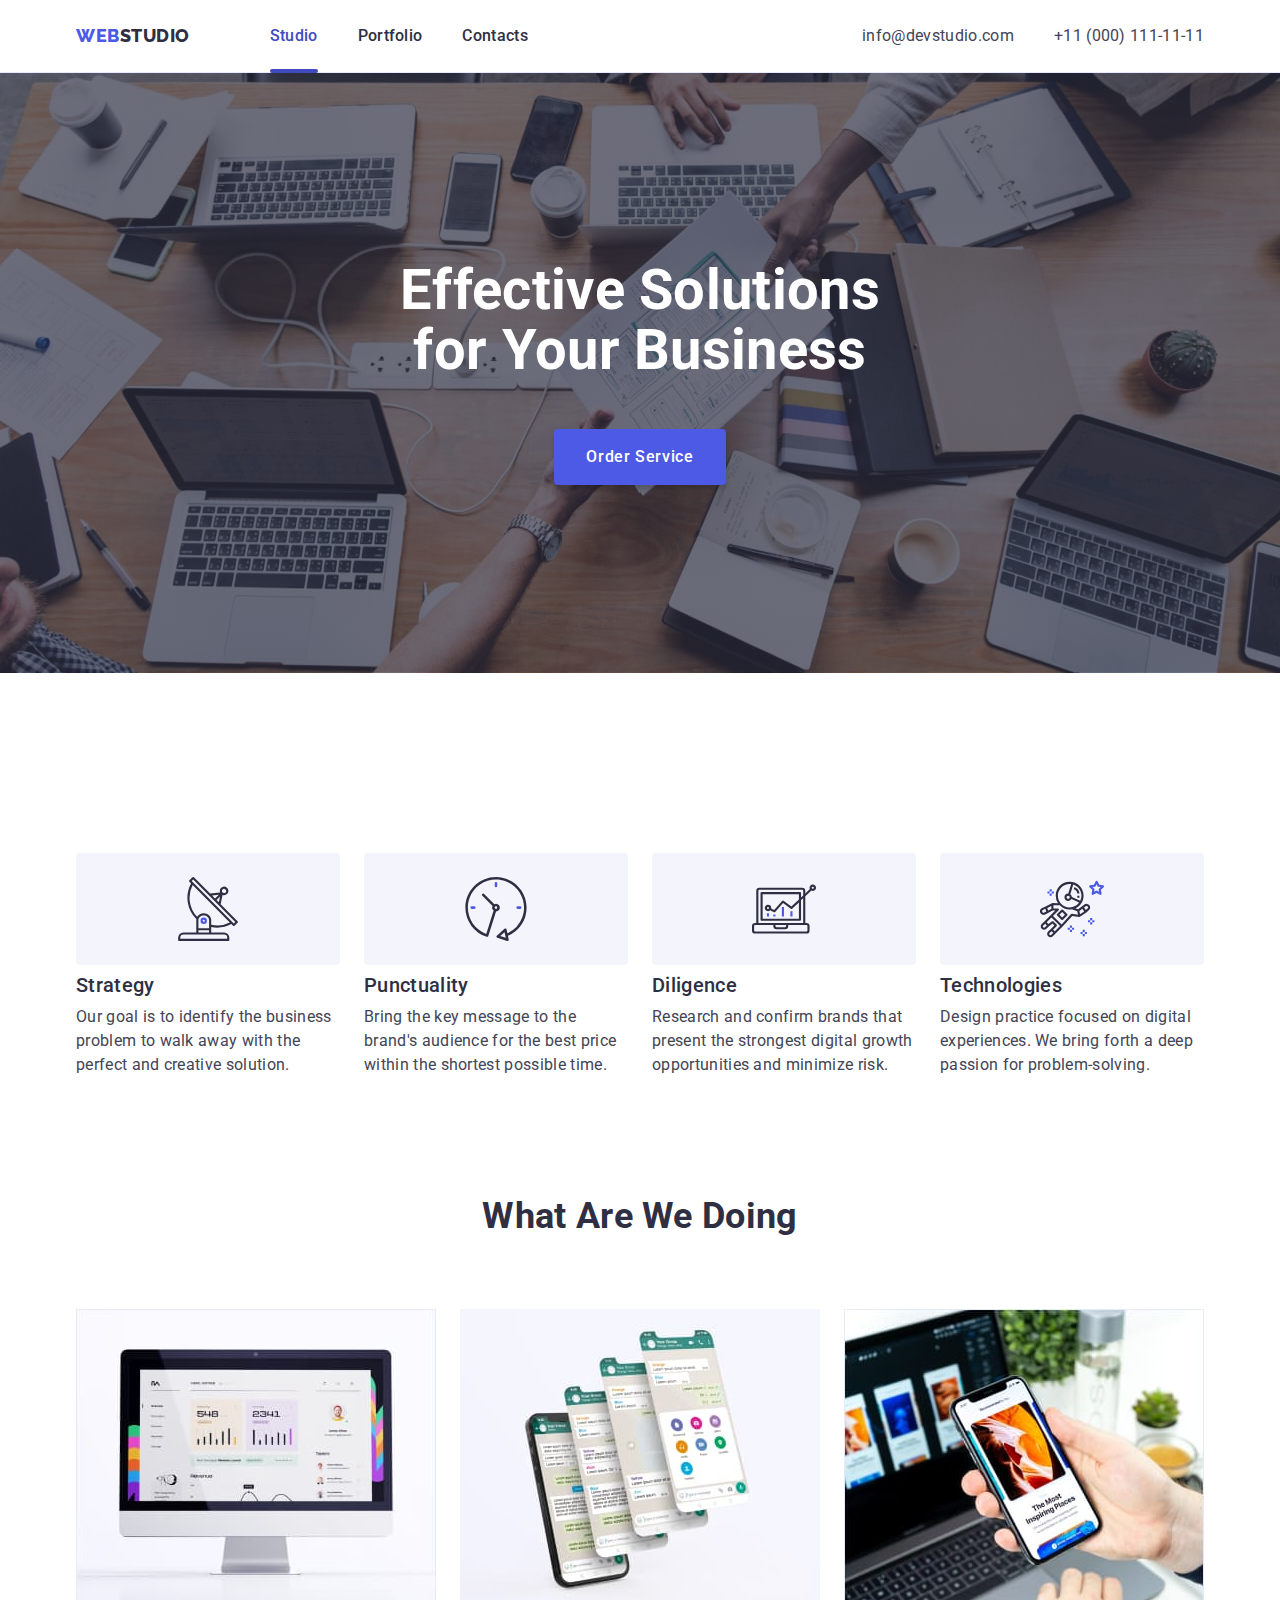
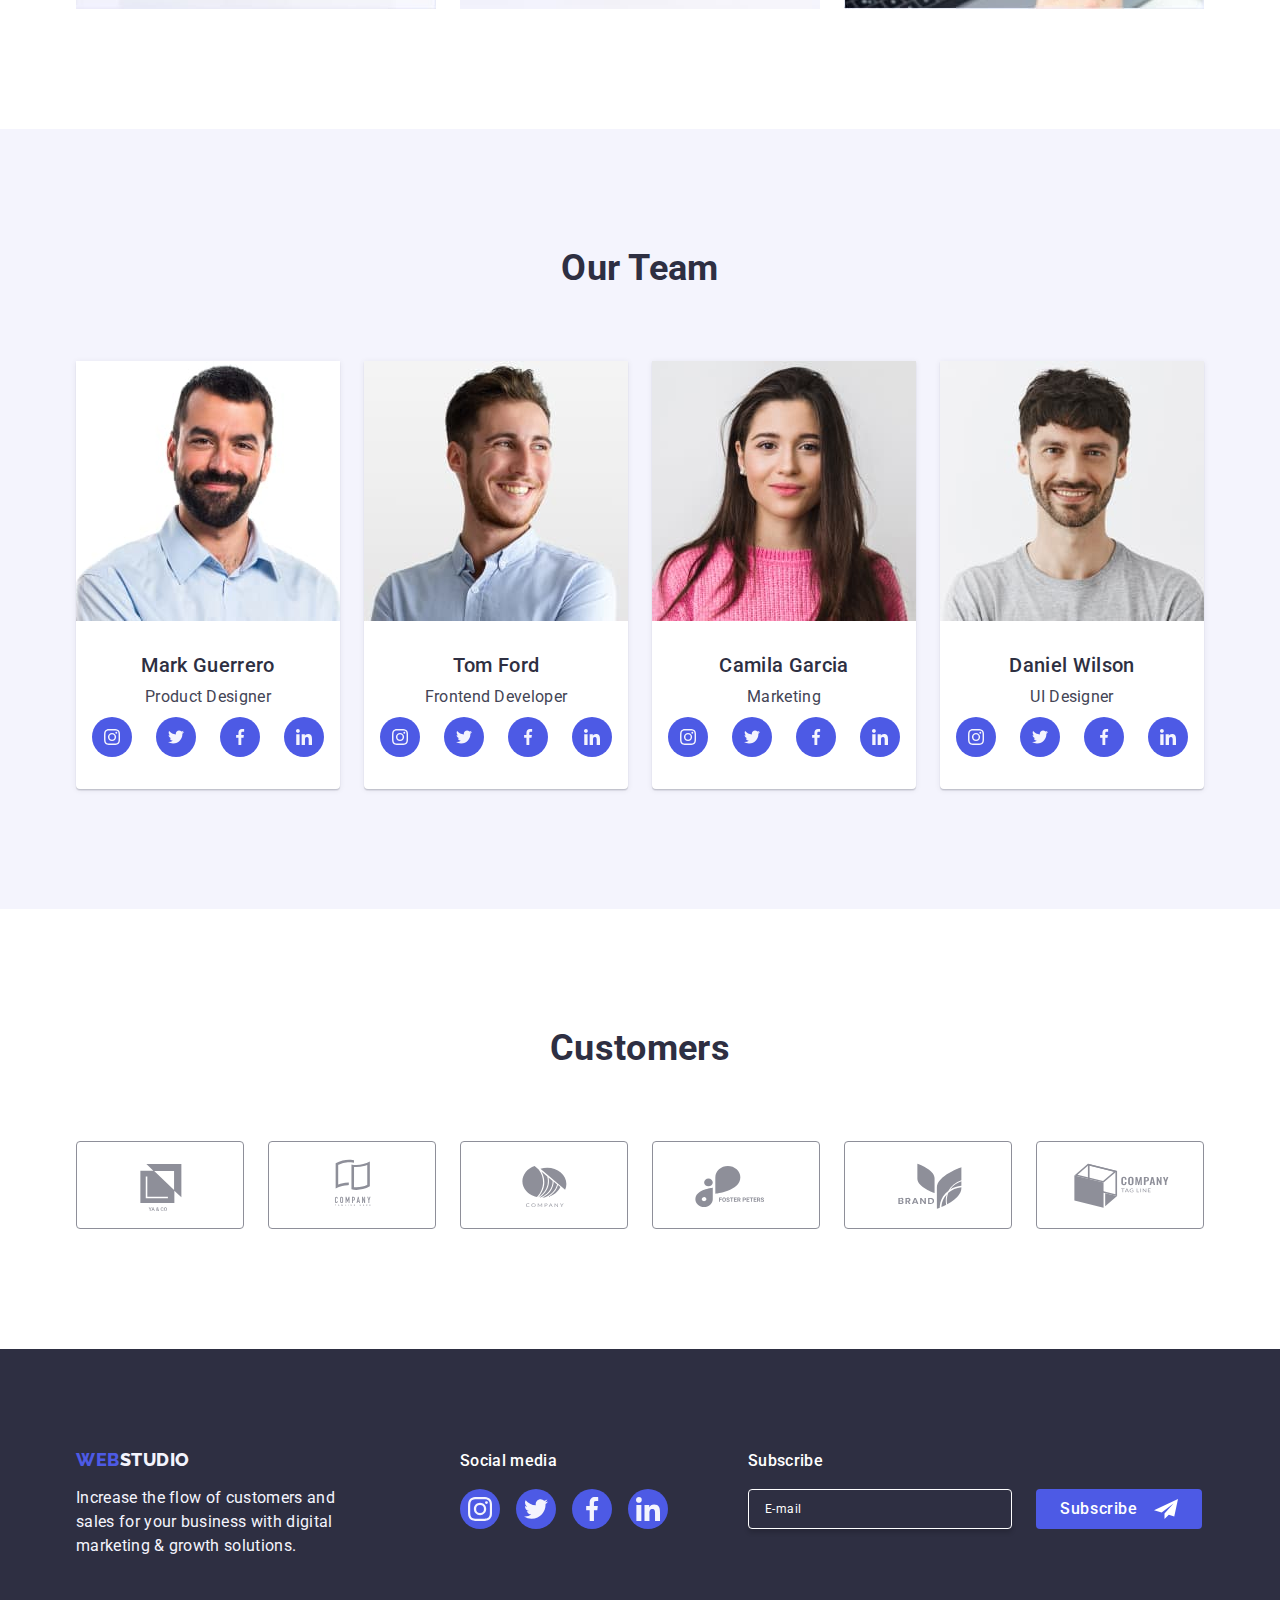
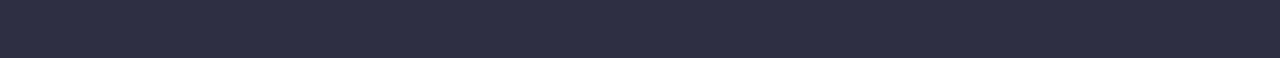
<file: index.html>
<!DOCTYPE html>
<html lang="en">
  <head>
    <meta charset="UTF-8" />
    <meta name="viewport" content="width=device-width, initial-scale=1.0" />
    <meta name="description" content="Web design studio" />
    <title>Web Studio</title>
    <link rel="preconnect" href="https://fonts.googleapis.com" />
    <link rel="preconnect" href="https://fonts.gstatic.com" crossorigin />
    <link
      href="https://fonts.googleapis.com/css2?family=Raleway:wght@800&family=Roboto:wght@400;500;700&display=swap"
      rel="stylesheet"
    />
    <link
      rel="stylesheet"
      href="https://cdn.jsdelivr.net/npm/modern-normalize@2.0.0/modern-normalize.min.css"
    />
    <link rel="stylesheet" href="./css/styles.css" />
  </head>
  <body>
    <!-- HEADER -->
    <header class="page-header">
      <div class="container page-header-container">
        <nav class="header-nav">
          <a class="logotype link" href="./index.html">
            Web<span class="header-logo-color">Studio</span>
          </a>
          <ul class="nav-menu list">
            <li class="nav-menu-item">
              <a class="nav-menu-link link current" href="./index.html"
                >Studio</a
              >
            </li>
            <li class="nav-menu-item">
              <a class="nav-menu-link link" href="./portfolio.html"
                >Portfolio</a
              >
            </li>
            <li class="nav-menu-item">
              <a class="nav-menu-link link" href="">Contacts</a>
            </li>
          </ul>
        </nav>
        <address class="contacts">
          <ul class="contacts-list list">
            <li>
              <a class="contacts-link link" href="mailto:info@devstudio.com"
                >info@devstudio.com</a
              >
            </li>
            <li>
              <a class="contacts-link link" href="tel:+110001111111"
                >+11 (000) 111-11-11</a
              >
            </li>
          </ul>
        </address>
      </div>
    </header>

    <main>
      <!-- HERO -->
      <section class="hero">
        <div class="container hero-container">
          <h1 class="hero-title">Effective Solutions for Your Business</h1>
          <button class="hero-btn" type="button" data-modal-open>
            Order Service
          </button>
        </div>
      </section>
      <!-- BENEFITS -->
      <section class="benefits section">
        <div class="container">
          <h2 class="section-title visually-hidden">Our benefits</h2>
          <ul class="benefits-list list">
            <li class="benefits-list-item">
              <div class="benefits-icon-conteiner">
                <svg
                  class="benefits-icon"
                  width="64"
                  height="64"
                  aria-label="antenna icon"
                >
                  <use href="./images/icons.svg#icon-antenna"></use>
                </svg>
              </div>
              <h3 class="benefits-list-title">Strategy</h3>
              <p class="benefits-text">
                Our goal is to identify the business problem to walk away with
                the perfect and creative solution.
              </p>
            </li>
            <li class="benefits-list-item">
              <div class="benefits-icon-conteiner">
                <svg
                  class="benefits-icon"
                  width="64"
                  height="64"
                  aria-label="antenna icon"
                >
                  <use href="./images/icons.svg#icon-clock"></use>
                </svg>
              </div>
              <h3 class="benefits-list-title">Punctuality</h3>
              <p class="benefits-text">
                Bring the key message to the brand's audience for the best price
                within the shortest possible time.
              </p>
            </li>
            <li class="benefits-list-item">
              <div class="benefits-icon-conteiner">
                <svg
                  class="benefits-icon"
                  width="64"
                  height="64"
                  aria-label="antenna icon"
                >
                  <use href="./images/icons.svg#icon-diagram"></use>
                </svg>
              </div>
              <h3 class="benefits-list-title">Diligence</h3>
              <p class="benefits-text">
                Research and confirm brands that present the strongest digital
                growth opportunities and minimize risk.
              </p>
            </li>
            <li class="benefits-list-item">
              <div class="benefits-icon-conteiner">
                <svg
                  class="benefits-icon"
                  width="64"
                  height="64"
                  aria-label="antenna icon"
                >
                  <use href="./images/icons.svg#icon-astronaut"></use>
                </svg>
              </div>
              <h3 class="benefits-list-title">Technologies</h3>
              <p class="benefits-text">
                Design practice focused on digital experiences. We bring forth a
                deep passion for problem-solving.
              </p>
            </li>
          </ul>
        </div>
      </section>
      <!-- WHAT ARE WE DOING -->
      <section class="what-doing section">
        <div class="container">
          <h2 class="section-title">What are we doing</h2>
          <ul class="what-doing-list list">
            <li class="what-doing-list-item">
              <img
                src="./images/what-do/whatdo1.jpg"
                alt="monitor"
                width="360"
                height="300"
              />
            </li>
            <li class="what-doing-list-item">
              <img
                src="./images/what-do/whatdo2.jpg"
                alt="mobile phone"
                width="360"
                height="300"
              />
            </li>
            <li class="what-doing-list-item">
              <img
                src="./images/what-do/whatdo3.jpg"
                alt="laptop and mobile"
                width="360"
                height="300"
              />
            </li>
          </ul>
        </div>
      </section>
      <!-- OUR TEAM -->
      <section class="our-team section">
        <div class="container">
          <h2 class="section-title">Our Team</h2>
          <ul class="team-list list">
            <li class="team-list-item">
              <img
                src="./images/our-team/mark-guerrero.jpg"
                alt="man Mark Guerrero"
                width="264"
                height="260"
              />
              <div class="member-container">
                <h3 class="team-member-name">Mark Guerrero</h3>
                <p class="team-position">Product Designer</p>
                <ul class="team-social-list list">
                  <li class="team-social-item">
                    <a href="" class="team-social-link link">
                      <svg
                        class="team-social-icon"
                        width="16"
                        height="16"
                        aria-label="instagram logotype"
                      >
                        <use href="./images/icons.svg#icon-instagram"></use>
                      </svg>
                    </a>
                  </li>
                  <li class="team-social-item">
                    <a href="" class="team-social-link link">
                      <svg
                        class="team-social-icon"
                        width="16"
                        height="16"
                        aria-label="instagram logotype"
                      >
                        <use href="./images/icons.svg#icon-twitter"></use>
                      </svg>
                    </a>
                  </li>
                  <li class="team-social-item">
                    <a href="" class="team-social-link link">
                      <svg
                        class="team-social-icon"
                        width="16"
                        height="16"
                        aria-label="instagram logotype"
                      >
                        <use href="./images/icons.svg#icon-facebook"></use>
                      </svg>
                    </a>
                  </li>
                  <li class="team-social-item">
                    <a href="" class="team-social-link link">
                      <svg
                        class="team-social-icon"
                        width="16"
                        height="16"
                        aria-label="instagram logotype"
                      >
                        <use href="./images/icons.svg#icon-linkedin"></use>
                      </svg>
                    </a>
                  </li>
                </ul>
              </div>
            </li>
            <li class="team-list-item">
              <img
                src="./images/our-team/tom-ford.jpg"
                alt="man Tom Ford"
                width="264"
                height="260"
              />
              <div class="member-container">
                <h3 class="team-member-name">Tom Ford</h3>
                <p class="team-position">Frontend Developer</p>
                <ul class="team-social-list list">
                  <li class="team-social-item">
                    <a href="" class="team-social-link link">
                      <svg
                        class="team-social-icon"
                        width="16"
                        height="16"
                        aria-label="instagram logotype"
                      >
                        <use href="./images/icons.svg#icon-instagram"></use>
                      </svg>
                    </a>
                  </li>
                  <li class="team-social-item">
                    <a href="" class="team-social-link link">
                      <svg
                        class="team-social-icon"
                        width="16"
                        height="16"
                        aria-label="instagram logotype"
                      >
                        <use href="./images/icons.svg#icon-twitter"></use>
                      </svg>
                    </a>
                  </li>
                  <li class="team-social-item">
                    <a href="" class="team-social-link link">
                      <svg
                        class="team-social-icon"
                        width="16"
                        height="16"
                        aria-label="instagram logotype"
                      >
                        <use href="./images/icons.svg#icon-facebook"></use>
                      </svg>
                    </a>
                  </li>
                  <li class="team-social-item">
                    <a href="" class="team-social-link link">
                      <svg
                        class="team-social-icon"
                        width="16"
                        height="16"
                        aria-label="instagram logotype"
                      >
                        <use href="./images/icons.svg#icon-linkedin"></use>
                      </svg>
                    </a>
                  </li>
                </ul>
              </div>
            </li>
            <li class="team-list-item">
              <img
                src="./images/our-team/camila-garcia.jpg"
                alt="woman Camila Garcia"
                width="264"
                height="260"
              />
              <div class="member-container">
                <h3 class="team-member-name">Camila Garcia</h3>
                <p class="team-position">Marketing</p>
                <ul class="team-social-list list">
                  <li class="team-social-item">
                    <a href="" class="team-social-link link">
                      <svg
                        class="team-social-icon"
                        width="16"
                        height="16"
                        aria-label="instagram logotype"
                      >
                        <use href="./images/icons.svg#icon-instagram"></use>
                      </svg>
                    </a>
                  </li>
                  <li class="team-social-item">
                    <a href="" class="team-social-link link">
                      <svg
                        class="team-social-icon"
                        width="16"
                        height="16"
                        aria-label="instagram logotype"
                      >
                        <use href="./images/icons.svg#icon-twitter"></use>
                      </svg>
                    </a>
                  </li>
                  <li class="team-social-item">
                    <a href="" class="team-social-link link">
                      <svg
                        class="team-social-icon"
                        width="16"
                        height="16"
                        aria-label="instagram logotype"
                      >
                        <use href="./images/icons.svg#icon-facebook"></use>
                      </svg>
                    </a>
                  </li>
                  <li class="team-social-item">
                    <a href="" class="team-social-link link">
                      <svg
                        class="team-social-icon"
                        width="16"
                        height="16"
                        aria-label="instagram logotype"
                      >
                        <use href="./images/icons.svg#icon-linkedin"></use>
                      </svg>
                    </a>
                  </li>
                </ul>
              </div>
            </li>
            <li class="team-list-item">
              <img
                src="./images/our-team/daniel-wilson.jpg"
                alt="man Daniel Wilson"
                width="264"
                height="260"
              />
              <div class="member-container">
                <h3 class="team-member-name">Daniel Wilson</h3>
                <p class="team-position">UI Designer</p>
                <ul class="team-social-list list">
                  <li class="team-social-item">
                    <a href="" class="team-social-link link">
                      <svg
                        class="team-social-icon"
                        width="16"
                        height="16"
                        aria-label="instagram logotype"
                      >
                        <use href="./images/icons.svg#icon-instagram"></use>
                      </svg>
                    </a>
                  </li>
                  <li class="team-social-item">
                    <a href="" class="team-social-link link">
                      <svg
                        class="team-social-icon"
                        width="16"
                        height="16"
                        aria-label="instagram logotype"
                      >
                        <use href="./images/icons.svg#icon-twitter"></use>
                      </svg>
                    </a>
                  </li>
                  <li class="team-social-item">
                    <a href="" class="team-social-link link">
                      <svg
                        class="team-social-icon"
                        width="16"
                        height="16"
                        aria-label="instagram logotype"
                      >
                        <use href="./images/icons.svg#icon-facebook"></use>
                      </svg>
                    </a>
                  </li>
                  <li class="team-social-item">
                    <a href="" class="team-social-link link">
                      <svg
                        class="team-social-icon"
                        width="16"
                        height="16"
                        aria-label="instagram logotype"
                      >
                        <use href="./images/icons.svg#icon-linkedin"></use>
                      </svg>
                    </a>
                  </li>
                </ul>
              </div>
            </li>
          </ul>
        </div>
      </section>
      <!-- CUSTOMERS -->
      <section class="customers section">
        <div class="container">
          <h2 class="section-title">Customers</h2>
          <ul class="customers-menu list">
            <li class="customers-item">
              <a href="" class="customers-link link">
                <svg
                  class="customers-logo"
                  width="104"
                  height="56"
                  aria-label="ya&co company`s logotype"
                >
                  <use href="./images/icons.svg#icon-ya-and-co"></use>
                </svg>
              </a>
            </li>
            <li class="customers-item">
              <a href="" class="customers-link link">
                <svg
                  class="customers-logo"
                  width="104"
                  height="56"
                  aria-label="ya&co company`s logotype"
                >
                  <use href="./images/icons.svg#icon-tagline-here"></use>
                </svg>
              </a>
            </li>
            <li class="customers-item">
              <a href="" class="customers-link link">
                <svg
                  class="customers-logo"
                  width="104"
                  height="56"
                  aria-label="ya&co company`s logotype"
                >
                  <use href="./images/icons.svg#icon-company"></use>
                </svg>
              </a>
            </li>
            <li class="customers-item">
              <a href="" class="customers-link link">
                <svg
                  class="customers-logo"
                  width="104"
                  height="56"
                  aria-label="ya&co company`s logotype"
                >
                  <use href="./images/icons.svg#icon-foster-peters"></use>
                </svg>
              </a>
            </li>
            <li class="customers-item">
              <a href="" class="customers-link link">
                <svg
                  class="customers-logo"
                  width="104"
                  height="56"
                  aria-label="ya&co company`s logotype"
                >
                  <use href="./images/icons.svg#icon-brand"></use>
                </svg>
              </a>
            </li>
            <li class="customers-item">
              <a href="" class="customers-link link">
                <svg
                  class="customers-logo"
                  width="104"
                  height="56"
                  aria-label="ya&co company`s logotype"
                >
                  <use href="./images/icons.svg#icon-tag-line"></use>
                </svg>
              </a>
            </li>
          </ul>
        </div>
      </section>
    </main>
    <!-- FOOTER -->
    <footer class="page-footer">
      <div class="footer-container container">
        <div class="footer-info-conteiner">
          <a class="logotype link footer-logo" href="./index.html">
            Web<span class="footer-logo-color">Studio</span>
          </a>
          <p class="footer-text">
            Increase the flow of customers and sales for your business with
            digital marketing & growth solutions.
          </p>
        </div>
        <div class="footer-social-media-conteiner">
          <p class="footer-social-title">Social media</p>
          <ul class="footer-social-list list">
            <li class="footer-social-item">
              <a href="" class="footer-social-link">
                <svg
                  class="footer-social-icon"
                  width="24"
                  height="24"
                  aria-label="instagram logotype"
                >
                  <use href="./images/icons.svg#icon-instagram"></use>
                </svg>
              </a>
            </li>
            <li class="footer-social-item">
              <a href="" class="footer-social-link">
                <svg
                  class="footer-social-icon"
                  width="24"
                  height="24"
                  aria-label="instagram logotype"
                >
                  <use href="./images/icons.svg#icon-twitter"></use>
                </svg>
              </a>
            </li>
            <li class="footer-social-item">
              <a href="" class="footer-social-link">
                <svg
                  class="footer-social-icon"
                  width="24"
                  height="24"
                  aria-label="instagram logotype"
                >
                  <use href="./images/icons.svg#icon-facebook"></use>
                </svg>
              </a>
            </li>
            <li class="footer-social-item">
              <a href="" class="footer-social-link">
                <svg
                  class="footer-social-icon"
                  width="24"
                  height="24"
                  aria-label="instagram logotype"
                >
                  <use href="./images/icons.svg#icon-linkedin"></use>
                </svg>
              </a>
            </li>
          </ul>
        </div>
        <div class="footer-subscribe-container">
          <p class="footer-subscribe-desc">Subscribe</p>
          <form class="footer-subscribe-form">
            <label class="footer-subscribe">
              <input
                class="footer-subscribe-input"
                type="email"
                name="user-email"
                placeholder="E-mail"
                id="subscribe"
                required
              />
            </label>
            <button class="footer-subscribe-btn" type="submit">
              Subscribe
              <svg class="footer-subscribe-btn-icon" width="24" height="24">
                <use href="./images/icons.svg#icon-send"></use>
              </svg>
            </button>
          </form>
        </div>
      </div>
    </footer>

    <!-- BACKDROP WITH MODAL WINDOW -->
    <div class="backdrop is-hidden" data-modal>
      <!-- <div class="backdrop" data-modal></div> -->
      <div class="modal">
        <button type="button" class="close-btn" data-modal-close>
          <svg
            class="close-btn-icon"
            width="8"
            height="8"
            aria-label="Modal window close icon"
          >
            <use href="./images/icons.svg#icon-clouse"></use>
          </svg>
        </button>

        <!-- FORM ON MODAL WINDOW -->
        <p class="review-form-description">
          Leave your contacts and we will call you back
        </p>
        <form class="review-form">
          <div class="review-form-inputs-conteiner">
            <label class="review-form-field" for="user-name">Name</label>
            <div class="review-form-input-wrapper">
              <input
                class="review-form-input"
                type="text"
                name="user-name"
                pattern="[a-zA-Zа-яА-ЯіІїЇєЄґҐʼ\s]+"
                title="Andrii Saliakin"
                required
                id="user-name"
              />
              <svg class="review-form-input-icon" width="18" height="24">
                <use href="./images/icons.svg#icon-person"></use>
              </svg>
            </div>
          </div>
          <div class="review-form-inputs-conteiner">
            <label class="review-form-field" for="user-phone">Phone</label>
            <div class="review-form-input-wrapper">
              <input
                class="review-form-input"
                type="tel"
                name="user-phone"
                pattern="[0-9]{3}-[0-9]{3}-[0-9]{2}-[0-9]{2}"
                title="xxx-xxx-xx-xx"
                required
                id="user-phone"
              />
              <svg class="review-form-input-icon" width="18" height="24">
                <use href="./images/icons.svg#icon-phone"></use>
              </svg>
            </div>
          </div>
          <div class="review-form-inputs-conteiner">
            <label class="review-form-field" for="user-email">Email</label>
            <div class="review-form-input-wrapper">
              <input
                class="review-form-input"
                type="email"
                name="user-email"
                required
                id="user-email"
              />
              <svg class="review-form-input-icon" width="18" height="24">
                <use href="./images/icons.svg#icon-email"></use>
              </svg>
            </div>
          </div>
          <div class="review-form-comment-conteiner">
            <label class="review-form-field" for="user-comment">Comment</label>
            <textarea
              class="review-form-comment"
              name="user-comment"
              placeholder="Text input"
              id="user-comment"
            ></textarea>
          </div>
          <div class="review-form-checkbox-conteiner">
            <input
              class="review-form-checkbox visually-hidden"
              type="checkbox"
              name="user-privacy"
              value="true"
              required
              id="user-privacy"
            />
            <label class="review-form-checkbox-label" for="user-privacy">
              <span class="review-form-own-checkbox-conteiner">
                <svg class="review-form-own-checkbox" width="10" height="8">
                  <use href="./images/icons.svg#icon-check"></use>
                </svg> </span
              >I accept the terms and conditions of the
              <a class="review-form-policy-link" href="">Privacy Policy</a>
            </label>
          </div>
          <button class="review-form-btn" type="submit">Send</button>
        </form>
      </div>
    </div>

    <script src="./js/modal.js"></script>
  </body>
</html>
</file>
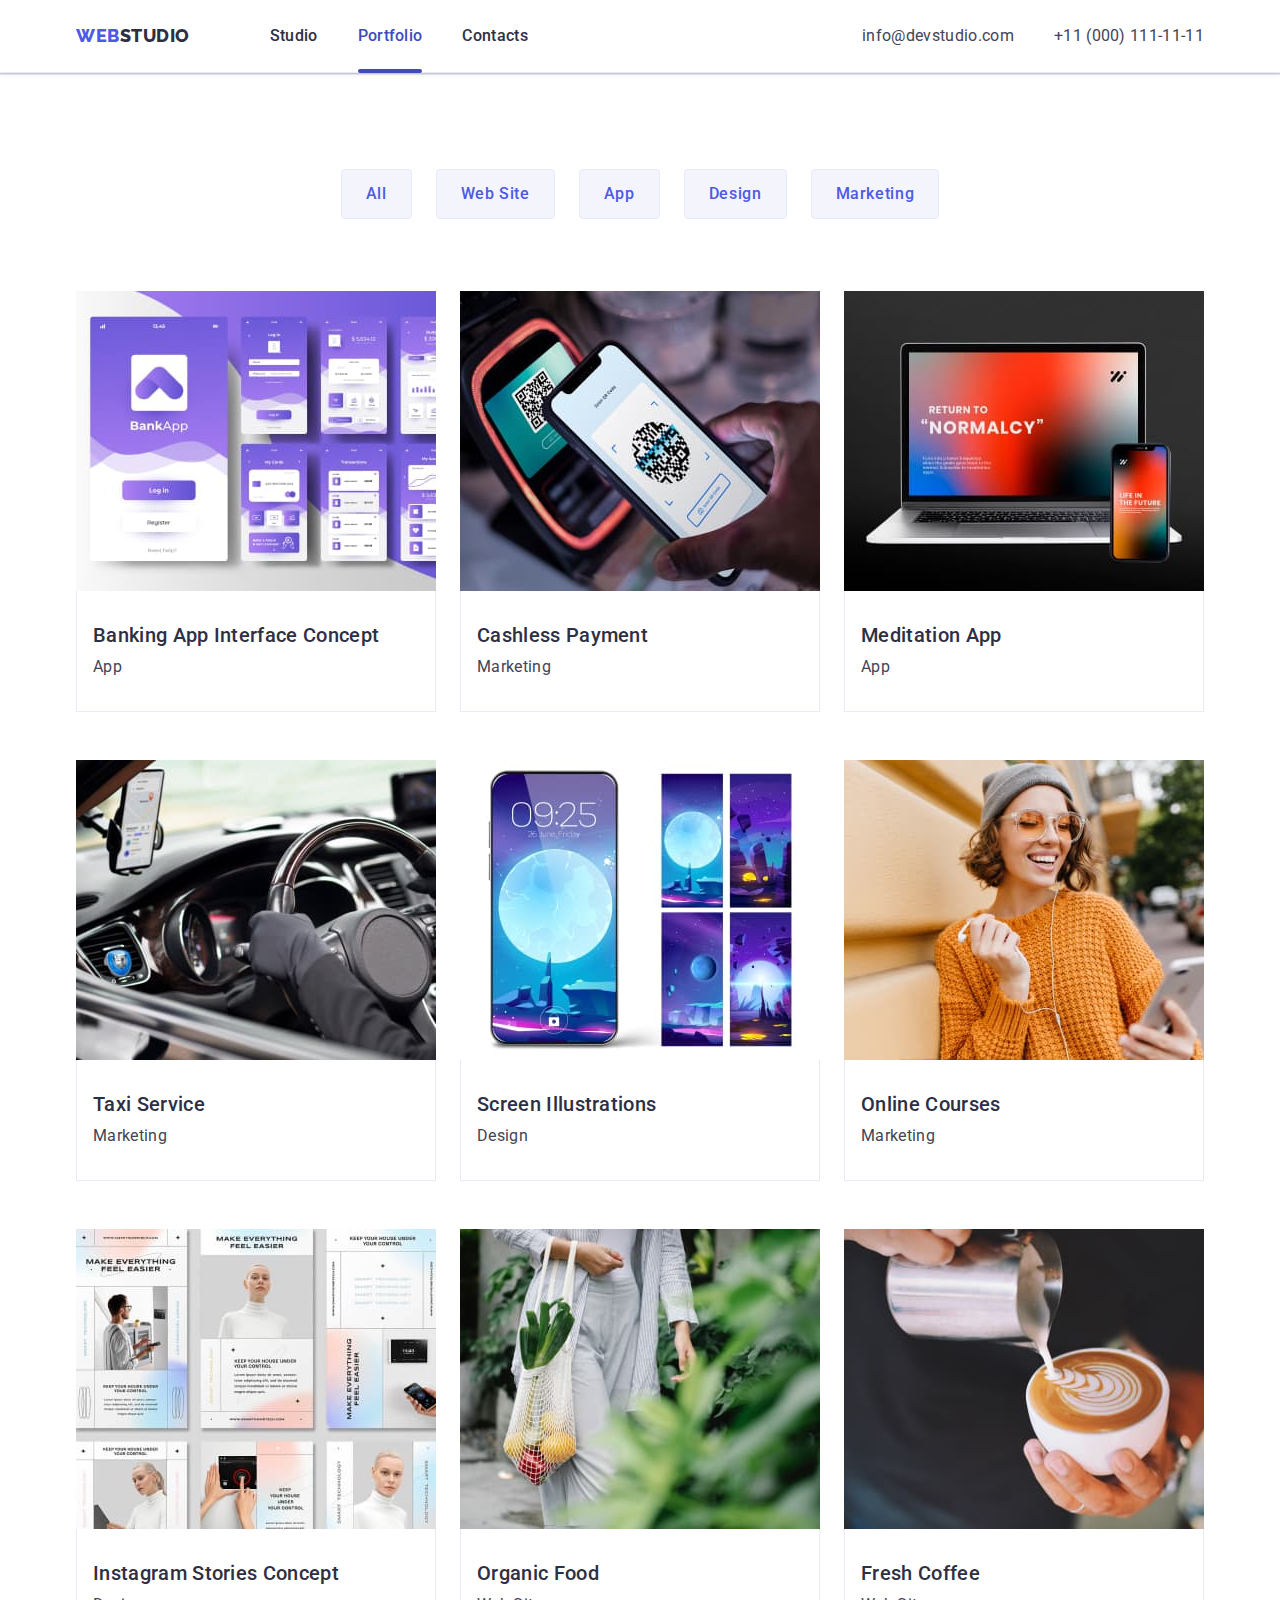
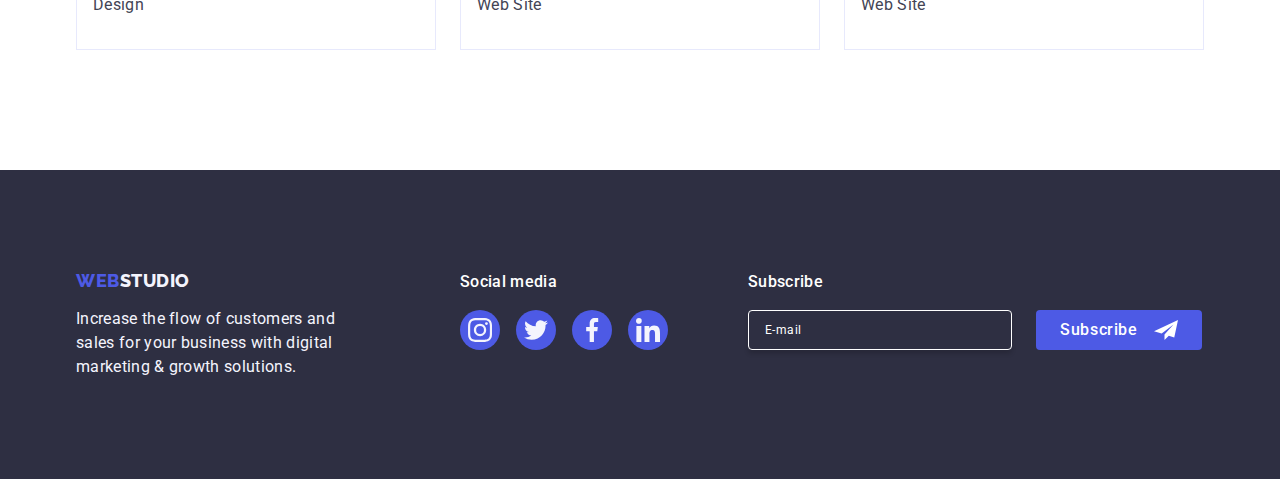
<file: portfolio.html>
<!DOCTYPE html>
<html lang="en">
  <head>
    <meta charset="UTF-8" />
    <meta name="viewport" content="width=device-width, initial-scale=1.0" />
    <meta name="description" content="Web design studio" />
    <title>Portfolio</title>
    <link rel="preconnect" href="https://fonts.googleapis.com" />
    <link rel="preconnect" href="https://fonts.gstatic.com" crossorigin />
    <link
      href="https://fonts.googleapis.com/css2?family=Raleway:wght@800&family=Roboto:wght@400;500;700&display=swap"
      rel="stylesheet"
    />
    <link
      rel="stylesheet"
      href="https://cdn.jsdelivr.net/npm/modern-normalize@2.0.0/modern-normalize.min.css"
    />
    <link rel="stylesheet" href="./css/styles.css" />
  </head>
  <body>
    <!-- HEADER -->
    <header class="page-header">
      <div class="container page-header-container">
        <nav class="header-nav">
          <a class="logotype link" href="./index.html">
            Web<span class="header-logo-color">Studio</span>
          </a>
          <ul class="nav-menu list">
            <li class="nav-menu-item">
              <a class="nav-menu-link link" href="./index.html">Studio</a>
            </li>
            <li class="nav-menu-item">
              <a class="nav-menu-link link current" href="./portfolio.html"
                >Portfolio</a
              >
            </li>
            <li class="nav-menu-item">
              <a class="nav-menu-link link" href="">Contacts</a>
            </li>
          </ul>
        </nav>
        <address class="contacts">
          <ul class="contacts-list list">
            <li>
              <a class="contacts-link link" href="mailto:info@devstudio.com"
                >info@devstudio.com</a
              >
            </li>
            <li>
              <a class="contacts-link link" href="tel:+110001111111"
                >+11 (000) 111-11-11</a
              >
            </li>
          </ul>
        </address>
      </div>
    </header>

    <main>
      <section class="portfolio-cards">
        <div class="container">
          <h1 class="section-title visually-hidden">Portfolio Cards</h1>
          <!-- FILTERS -->
          <ul class="filters-list list">
            <li>
              <button class="filters-btn button" type="button">All</button>
            </li>
            <li>
              <button class="filters-btn button" type="button">Web Site</button>
            </li>
            <li>
              <button class="filters-btn button" type="button">App</button>
            </li>
            <li>
              <button class="filters-btn button" type="button">Design</button>
            </li>
            <li>
              <button class="filters-btn button" type="button">
                Marketing
              </button>
            </li>
          </ul>

          <!--PROJECT CARDS  -->
          <ul class="project-cards-list list">
            <li class="project-cards-list-item">
              <a class="project-cards-link link" href="">
                <div class="project-cards-img-wrapper">
                  <img
                    src="./images/portfolio-cards/row1-img1.jpg"
                    alt="Banking App Interface Concept"
                    width="360"
                    height="300"
                  />
                  <p class="project-cards-overlay">
                    14 Stylish and User-Friendly App Design Concepts · Task
                    Manager App · Calorie Tracker App · Exotic Fruit Ecommerce
                    App · Cloud Storage App
                  </p>
                </div>
                <div class="project-cards-conteiner">
                  <h2 class="project-cards-title">
                    Banking App Interface Concept
                  </h2>
                  <p class="project-cards-text">App</p>
                </div>
              </a>
            </li>
            <li class="project-cards-list-item">
              <a class="project-cards-link link" href="">
                <div class="project-cards-img-wrapper">
                  <img
                    src="./images/portfolio-cards/row1-img2.jpg"
                    alt="Cashless Payment"
                    width="360"
                    height="300"
                  />
                  <p class="project-cards-overlay">
                    14 Stylish and User-Friendly App Design Concepts · Task
                    Manager App · Calorie Tracker App · Exotic Fruit Ecommerce
                    App · Cloud Storage App
                  </p>
                </div>
                <div class="project-cards-conteiner">
                  <h2 class="project-cards-title">Cashless Payment</h2>
                  <p class="project-cards-text">Marketing</p>
                </div>
              </a>
            </li>
            <li class="project-cards-list-item">
              <a class="project-cards-link link" href="">
                <div class="project-cards-img-wrapper">
                  <img
                    src="./images/portfolio-cards/row1-img3.jpg"
                    alt="Meditation App"
                    width="360"
                    height="300"
                  />
                  <p class="project-cards-overlay">
                    14 Stylish and User-Friendly App Design Concepts · Task
                    Manager App · Calorie Tracker App · Exotic Fruit Ecommerce
                    App · Cloud Storage App
                  </p>
                </div>
                <div class="project-cards-conteiner">
                  <h2 class="project-cards-title">Meditation App</h2>
                  <p class="project-cards-text">App</p>
                </div>
              </a>
            </li>
            <li class="project-cards-list-item">
              <a class="project-cards-link link" href="">
                <div class="project-cards-img-wrapper">
                  <img
                    src="./images/portfolio-cards/row2-img1.jpg"
                    alt="Taxi Service"
                    width="360"
                    height="300"
                  />
                  <p class="project-cards-overlay">
                    14 Stylish and User-Friendly App Design Concepts · Task
                    Manager App · Calorie Tracker App · Exotic Fruit Ecommerce
                    App · Cloud Storage App
                  </p>
                </div>
                <div class="project-cards-conteiner">
                  <h2 class="project-cards-title">Taxi Service</h2>
                  <p class="project-cards-text">Marketing</p>
                </div>
              </a>
            </li>
            <li class="project-cards-list-item">
              <a class="project-cards-link link" href="">
                <div class="project-cards-img-wrapper">
                  <img
                    src="./images/portfolio-cards/row2-img2.jpg"
                    alt="Screen Illustrations"
                    width="360"
                    height="300"
                  />
                  <p class="project-cards-overlay">
                    14 Stylish and User-Friendly App Design Concepts · Task
                    Manager App · Calorie Tracker App · Exotic Fruit Ecommerce
                    App · Cloud Storage App
                  </p>
                </div>
                <div class="project-cards-conteiner">
                  <h2 class="project-cards-title">Screen Illustrations</h2>
                  <p class="project-cards-text">Design</p>
                </div>
              </a>
            </li>
            <li class="project-cards-list-item">
              <a class="project-cards-link link" href="">
                <div class="project-cards-img-wrapper">
                  <img
                    src="./images/portfolio-cards/row2-img3.jpg"
                    alt="Online Courses"
                    width="360"
                    height="300"
                  />
                  <p class="project-cards-overlay">
                    14 Stylish and User-Friendly App Design Concepts · Task
                    Manager App · Calorie Tracker App · Exotic Fruit Ecommerce
                    App · Cloud Storage App
                  </p>
                </div>
                <div class="project-cards-conteiner">
                  <h2 class="project-cards-title">Online Courses</h2>
                  <p class="project-cards-text">Marketing</p>
                </div>
              </a>
            </li>
            <li class="project-cards-list-item">
              <a class="project-cards-link link" href="">
                <div class="project-cards-img-wrapper">
                  <img
                    src="./images/portfolio-cards/row3-img1.jpg"
                    alt="Instagram Stories Concept"
                    width="360"
                    height="300"
                  />
                  <p class="project-cards-overlay">
                    14 Stylish and User-Friendly App Design Concepts · Task
                    Manager App · Calorie Tracker App · Exotic Fruit Ecommerce
                    App · Cloud Storage App
                  </p>
                </div>
                <div class="project-cards-conteiner">
                  <h2 class="project-cards-title">Instagram Stories Concept</h2>
                  <p class="project-cards-text">Design</p>
                </div>
              </a>
            </li>
            <li class="project-cards-list-item">
              <a class="project-cards-link link" href="">
                <div class="project-cards-img-wrapper">
                  <img
                    src="./images/portfolio-cards/row3-img2.jpg"
                    alt="Organic Food"
                    width="360"
                    height="300"
                  />
                  <p class="project-cards-overlay">
                    14 Stylish and User-Friendly App Design Concepts · Task
                    Manager App · Calorie Tracker App · Exotic Fruit Ecommerce
                    App · Cloud Storage App
                  </p>
                </div>
                <div class="project-cards-conteiner">
                  <h2 class="project-cards-title">Organic Food</h2>
                  <p class="project-cards-text">Web Site</p>
                </div>
              </a>
            </li>
            <li class="project-cards-list-item">
              <a class="project-cards-link link" href="">
                <div class="project-cards-img-wrapper">
                  <img
                    src="./images/portfolio-cards/row3-img3.jpg"
                    alt="Fresh Coffee"
                    width="360"
                    height="300"
                  />
                  <p class="project-cards-overlay">
                    14 Stylish and User-Friendly App Design Concepts · Task
                    Manager App · Calorie Tracker App · Exotic Fruit Ecommerce
                    App · Cloud Storage App
                  </p>
                </div>
                <div class="project-cards-conteiner">
                  <h2 class="project-cards-title">Fresh Coffee</h2>
                  <p class="project-cards-text">Web Site</p>
                </div>
              </a>
            </li>
          </ul>
        </div>
      </section>
    </main>
    <!-- FOOTER -->
    <footer class="page-footer">
      <div class="footer-container container">
        <div class="footer-info-conteiner">
          <a class="logotype link footer-logo" href="./index.html">
            Web<span class="footer-logo-color">Studio</span>
          </a>
          <p class="footer-text">
            Increase the flow of customers and sales for your business with
            digital marketing & growth solutions.
          </p>
        </div>
        <div class="footer-social-media-conteiner">
          <p class="footer-social-title">Social media</p>
          <ul class="footer-social-list list">
            <li class="footer-social-item">
              <a href="" class="footer-social-link">
                <svg
                  class="footer-social-icon"
                  width="24"
                  height="24"
                  aria-label="instagram logotype"
                >
                  <use href="./images/icons.svg#icon-instagram"></use>
                </svg>
              </a>
            </li>
            <li class="footer-social-item">
              <a href="" class="footer-social-link">
                <svg
                  class="footer-social-icon"
                  width="24"
                  height="24"
                  aria-label="instagram logotype"
                >
                  <use href="./images/icons.svg#icon-twitter"></use>
                </svg>
              </a>
            </li>
            <li class="footer-social-item">
              <a href="" class="footer-social-link">
                <svg
                  class="footer-social-icon"
                  width="24"
                  height="24"
                  aria-label="instagram logotype"
                >
                  <use href="./images/icons.svg#icon-facebook"></use>
                </svg>
              </a>
            </li>
            <li class="footer-social-item">
              <a href="" class="footer-social-link">
                <svg
                  class="footer-social-icon"
                  width="24"
                  height="24"
                  aria-label="instagram logotype"
                >
                  <use href="./images/icons.svg#icon-linkedin"></use>
                </svg>
              </a>
            </li>
          </ul>
        </div>
        <div class="footer-subscribe-container">
          <p class="footer-subscribe-desc">Subscribe</p>
          <form class="footer-subscribe-form">
            <label class="footer-subscribe">
              <input
                class="footer-subscribe-input"
                type="email"
                name="user-email"
                placeholder="E-mail"
                id="subscribe"
                required
              />
            </label>
            <button class="footer-subscribe-btn" type="submit">
              Subscribe
              <svg class="footer-subscribe-btn-icon" width="24" height="24">
                <use href="./images/icons.svg#icon-send"></use>
              </svg>
            </button>
          </form>
        </div>
      </div>
    </footer>
  </body>
</html>
</file>
<file: css/styles.css>
/* ============= VARIABLES ============= */
:root {
  --iris-color: #4d5ae5;
  --navy-blue-color: #2e2f42;
  --slate-color: #434455;
  --white-color: #ffffff;
  --cornflower-color: #e7e9fc;
  --cloude-color: #f4f4fd;
  --ocean-color: #404bbf;
  --grey-color: rgba(46, 47, 66, 0.7);
  --dairy-color: #fcfcfc;
  --green-color: #31d0aa;
  --navyblue-modal: rgba(46, 47, 66, 0.4);
  --light-slate: #8e8f99;
  --primary-font: "Roboto", sans-serif;
  --secondary-font: "Raleway", sans-serif;
  --main-font-size: 16px;
  --hero-font-size: 56px;
  --small-font-size: 12px;
  --h2-font-size: 36px;
  --h3-font-size: 20px;
  --btn-font-size: 24px;
  --logo-font-size: 18px;
  --medium-font-weight: 500;
  --logo-font-weight: 800;
  --transition-dur-and-func: 250ms cubic-bezier(0.4, 0, 0.2, 1);
}
/* ============= /VARIABLES ============= */

/* ============= COMMON STYLES ============= */
h1,
h2,
h3,
h4,
h5,
h6,
p {
  margin-top: 0;
  margin-bottom: 0;
}

ul,
ol {
  padding-left: 0;
  margin-top: 0;
  margin-bottom: 0;
}

img {
  display: block;
}

.list {
  list-style-type: none;
}

.link {
  text-decoration: none;
  color: currentColor;
}

button {
  cursor: pointer;
  font-family: var(--primary-font);
  font-size: var(--main-font-size);
  font-weight: var(--medium-font-weight);
  line-height: 1.5;
  letter-spacing: 0.04em;
}

body {
  font-family: var(--primary-font);
  font-size: var(--main-font-size);
  color: var(--slate-color);
  background: var(--white-color);
  line-height: 1.5;
  letter-spacing: 0.02em;
}

.container {
  max-width: 1158px;
  margin-left: auto;
  margin-right: auto;
  padding-left: 15px;
  padding-right: 15px;
}

.section-title {
  text-align: center;
  color: var(--navy-blue-color);
  font-size: var(--h2-font-size);
  line-height: 1.11;
  text-transform: capitalize;
  margin-bottom: 72px;
}

.visually-hidden {
  position: absolute;
  width: 1px;
  height: 1px;
  margin: -1px;
  border: 0;
  padding: 0;
  white-space: nowrap;
  clip-path: inset(100%);
  clip: rect(0 0 0 0);
  overflow: hidden;
}
/* ============= /COMMON STYLES ============= */

/* ============= PAGE HEADER ============= */
.page-header {
  border-bottom: 1px solid var(--cornflower-color);
  box-shadow: 0px 1px 6px 0px rgba(46, 47, 66, 0.08),
    0px 1px 1px 0px rgba(46, 47, 66, 0.16),
    0px 2px 1px 0px rgba(46, 47, 66, 0.08);
}

.page-header-container {
  display: flex;
  justify-content: space-between;
  align-items: center;
}

.header-nav {
  display: flex;
  align-items: center;
  width: 100%;
  max-width: 452px;
  justify-content: space-between;
}

.header-nav a {
  display: flex;
  height: 72px;
  align-items: center;
}

.logotype {
  color: var(--iris-color);
  font-family: var(--secondary-font);
  font-size: var(--logo-font-size);
  font-weight: var(--logo-font-weight);
  line-height: 1.17;
  letter-spacing: 0.03em;
  text-transform: uppercase;
  margin-right: 76px;
}

.header-logo-color {
  color: var(--navy-blue-color);
}

.nav-menu {
  display: flex;
  gap: 40px;
  align-items: center;
  justify-content: center;
  /* padding-top: 24px;
    padding-bottom: 24px; */
}

.nav-menu-link {
  color: var(--navy-blue-color);
  font-weight: var(--medium-font-weight);
  transition: color var(--transition-dur-and-func);
}

.current {
  position: relative;
  color: var(--ocean-color);
}

.current::after {
  position: absolute;
  display: block;
  /* letter-spacing: 0; */
  content: "";
  width: 100%;
  height: 4px;
  background-color: var(--ocean-color);
  border-radius: 2px;
  /* margin-top: 20px; */
  bottom: -1px;
}

.contacts {
  font-style: normal;
}

.contacts-list {
  display: flex;
  gap: 40px;
  align-items: center;
  justify-content: center;
}

.contacts-link {
  transition: color var(--transition-dur-and-func);
}

.nav-menu-link:hover,
.nav-menu-link:focus,
.contacts-link:hover,
.contacts-link:focus {
  color: var(--ocean-color);
}
/* ============= /PAGE HEADER ============= */

/* ============= PAGE HERO ============= */
.hero {
  max-width: 1440px;
  background-color: var(--navy-blue-color);
  background-image: linear-gradient(var(--grey-color), var(--grey-color)),
    url("../images/hero.jpg");
  background-size: cover;
  background-repeat: no-repeat;
  background-position: center;
  padding-top: 188px;
  padding-bottom: 188px;
  margin-left: auto;
  margin-right: auto;
  margin-bottom: 60px;
}

.hero-container {
  display: flex;
  flex-direction: column;
  row-gap: 48px;
  align-items: center;
  margin: 0 auto;
}

.hero-title {
  max-width: 496px;
  text-align: center;
  color: var(--white-color);
  font-size: var(--hero-font-size);
  line-height: 1.07;
}

.hero-btn {
  display: block;
  padding: 16px 32px;
  min-width: 169px;
  height: 56px;
  background: var(--iris-color);
  color: var(--white-color);
  border: none;
  border-radius: 4px;
  box-shadow: 0px 4px 4px 0px rgba(0, 0, 0, 0.15);
  transition: background-color var(--transition-dur-and-func);
}

.hero-btn:hover,
.hero-btn:focus {
  background: var(--ocean-color);
}
/* ============= /PAGE HERO ============= */

/* ============= PAGE BENEFITS ============= */
.benefits {
  padding-top: 120px;
  padding-bottom: 120px;
}

.benefits-icon-conteiner {
  display: flex;
  justify-content: center;
  align-items: center;
  background-color: var(--cloude-color);
  border-radius: 4px;
  width: 264px;
  height: 112px;
  margin-bottom: 8px;
}

.benefits-list {
  display: flex;
  gap: 24px;
}

.benefits-list-item {
  flex-basis: calc((100% - 72px) / 4);
}

.benefits-list-title {
  color: var(--navy-blue-color);
  font-size: var(--h3-font-size);
  font-weight: var(--medium-font-weight);
  line-height: 1.2;
  margin-bottom: 8px;
}
/* ============= /PAGE BENEFITS ============= */

/* ============= PAGE WHAT DOING ============= */
.what-doing {
  padding-bottom: 120px;
}

.what-doing-list {
  display: flex;
  gap: 24px;
}

.what-doing-list-item {
  flex-basis: calc((100% - 2 * 24) / 3);
}
/* ============= /PAGE WHAT DOING ============= */

/* ============= PAGE OUR TEAM ============= */
.our-team {
  background-color: var(--cloude-color);
  padding: 120px 0;
}

.team-list {
  display: flex;
  gap: 24px;
}

.team-list-item {
  background-color: var(--white-color);
  flex-basis: calc((100% - 3 * 24) / 4);
  border-radius: 0px 0px 4px 4px;
  box-shadow: 0px 2px 1px 0px rgba(46, 47, 66, 0.08),
    0px 1px 1px 0px rgba(46, 47, 66, 0.16),
    0px 1px 6px 0px rgba(46, 47, 66, 0.08);
}

.member-container {
  display: flex;
  flex-direction: column;
  padding: 32px 0;
}

.team-main-title {
  text-align: center;
  color: var(--navy-blue-color);
  font-size: var(--h2-font-size);
  line-height: 1.11;
  text-transform: capitalize;
}

.team-member-name {
  color: var(--navy-blue-color);
  font-size: var(--h3-font-size);
  font-weight: var(--medium-font-weight);
  line-height: 1.2;
  margin-bottom: 8px;
  text-align: center;
}

.team-position {
  text-align: center;
}

.team-social-list {
  display: flex;
  justify-content: center;
  gap: 24px;
  padding: 8px 16px 0px;
}

.team-social-item {
  width: 40px;
  height: 40px;
}

.team-social-link {
  display: flex;
  align-items: center;
  justify-content: center;
  width: 100%;
  height: 100%;
  border-radius: 50%;
  background-color: var(--iris-color);
  transition: background-color var(--transition-dur-and-func);
}

.team-social-link:hover,
.team-social-link:focus {
  background-color: var(--ocean-color);
}

.team-social-icon {
  fill: var(--cloude-color);
}

/* ============= /PAGE OUR TEAM ============= */

/* ============= PAGE CUSTOMERS ============= */
.customers {
  padding: 120px 0;
}

.customers-menu {
  display: flex;
  gap: 24px;
}

.customers-item {
  width: 168px;
  height: 88px;
}

.customers-link {
  display: flex;
  justify-content: center;
  align-items: center;
  width: 100%;
  height: 100%;
  border-radius: 4px;
  border: 1px solid var(--light-slate);
  color: var(--light-slate);
  transition: border-color var(--transition-dur-and-func),
    color var(--transition-dur-and-func);
}

.customers-link:hover,
.customers-link:focus {
  border-color: var(--ocean-color);
  color: var(--ocean-color);
}

.customers-logo {
  fill: currentColor;
  transition: fill var(--transition-dur-and-func);
}

.customers-logo:hover,
.customers-logo:focus {
  fill: var(--ocean-color);
}

/* ============= PAGE CUSTOMERS ============= */

/* ============= PAGE FOOTER ============= */
.page-footer {
  background: var(--navy-blue-color);
  color: var(--cloude-color);
  padding-top: 100px;
  padding-bottom: 100px;
}

.footer-info-conteiner {
  margin-right: 120px;
}

.footer-logo {
  display: inline-block;
  margin-bottom: 16px;
}

.footer-logo-color {
  color: var(--cloude-color);
}

.footer-text {
  width: 264px;
}

.footer-social-media-conteiner {
  display: block;
}

.footer-container {
  display: flex;
  align-items: baseline;
}

.footer-social-title {
  font-size: 16px;
  font-weight: 500;
  line-height: 1.5;
  letter-spacing: 0.02em;
  color: var(--white-color);
  margin-bottom: 16px;
}

.footer-social-list {
  display: flex;
  gap: 16px;
}

.footer-social-item {
  width: 40px;
  height: 40px;
}

.footer-social-link {
  display: flex;
  align-items: center;
  justify-content: center;
  width: 100%;
  height: 100%;
  border-radius: 50%;
  background-color: var(--iris-color);
  transition: background-color var(--transition-dur-and-func);
}

.footer-social-link:hover,
.footer-social-link:focus {
  background-color: var(--green-color);
}

.footer-social-icon {
  fill: var(--cloude-color);
}

.footer-subscribe-container {
  margin-right: 3px;
  margin-left: 80px;
}

.footer-subscribe-form {
  position: relative;
  display: flex;
  width: 100%;
  gap: 24px;
}

.footer-subscribe-desc {
  color: var(--white-color);
  font-weight: 500;
  margin-bottom: 16px;
}

.footer-subscribe-input {
  width: 264px;
  height: 40px;
  background-color: transparent;
  color: var(--white-color);
  font-size: var(--small-font-size);
  font-weight: 400;
  line-height: 1.5;
  letter-spacing: 0.04em;
  padding: 8px 16px;
  border-radius: 4px;
  border: 1px solid var(--white-color);
  box-shadow: 0px 4px 4px 0px rgba(0, 0, 0, 0.15);
  transition: border-color var(--transition-dur-and-func);
}

.footer-subscribe-input:focus {
  border-color: var(--iris-color);
  outline-color: transparent;
  outline-offset: 4px;
}

.footer-subscribe-input::placeholder {
  color: var(--white-color);
}

.footer-subscribe-btn {
  display: flex;
  justify-content: center;
  align-items: center;
  min-width: 165px;
  height: 40px;
  color: var(--white-color);
  background-color: var(--iris-color);
  font-weight: 500;
  line-height: 1.5;
  letter-spacing: 0.04em;
  cursor: pointer;
  padding: 8px 64px 8px 24px;
  border: none;
  border-radius: 4px;
  transition: background-color var(--transition-dur-and-func);
}

.footer-subscribe-btn-icon {
  position: absolute;
  top: 50%;
  right: 24px;
  margin-left: 16px;
  transform: translateY(-50%);
}

.footer-subscribe-btn:hover,
.footer-subscribe-btn:focus {
  background-color: var(--ocean-color);
}
/* ============= /PAGE FOOTER ============= */

/* ============= PAGE BACKDROP ============= */
.backdrop {
  position: fixed;
  top: 0;
  left: 0;
  z-index: 999999;
  width: 100%;
  height: 100%;
  background-color: var(--navyblue-modal);
  transition: opacity var(--transition-dur-and-func),
    visibility var(--transition-dur-and-func);
}
/* ============= /PAGE BACKDROP ============= */

/* ============= PAGE MODAL ============= */
.modal {
  position: absolute;
  top: 50%;
  left: 50%;
  transform: translate(-50%, -50%) scale(1);
  width: 408px;
  min-height: 584px;
  border-radius: 4px;
  background: var(--dairy-color);
  box-shadow: 0px 2px 1px 0px rgba(0, 0, 0, 0.2),
    0px 1px 3px 0px rgba(0, 0, 0, 0.12), 0px 1px 1px 0px rgba(0, 0, 0, 0.14);
  transition: transform var(--transition-dur-and-func);
  padding: 72px 24px 24px;
}

.close-btn {
  display: flex;
  align-items: center;
  justify-content: center;
  position: absolute;
  top: 24px;
  right: 24px;
  background-color: var(--cornflower-color);
  width: 24px;
  height: 24px;
  padding: 0;
  border: 1px solid rgba(0, 0, 0, 0.1);
  border-radius: 50%;
  transition: background-color var(--transition-dur-and-func),
    border var(--transition-dur-and-func);
}

.close-btn:hover,
.close-btn:focus {
  background-color: var(--ocean-color);
  border: none;
}

.close-btn-icon {
  fill: var(--navy-blue-color);
  transition: fill var(--transition-dur-and-func);
}

.close-btn:hover .close-btn-icon,
.close-btn:focus .close-btn-icon {
  fill: var(--white-color);
}

.is-hidden {
  opacity: 0;
  visibility: hidden;
  pointer-events: none;
}
/* ============= /PAGE MODAL ============= */

/* ============= PAGE MODAL FORM============= */
.review-form-description {
  color: var(--navy-blue-color);
  text-align: center;
  font-weight: 500;
  margin-bottom: 16px;
}

.review-form-inputs-conteiner {
  margin-bottom: 8px;
}

.review-form-comment-conteiner {
  margin-bottom: 16px;
}

.review-form-checkbox-conteiner {
  margin-bottom: 24px;
}

.review-form-field {
  display: block;
  color: var(--light-slate);
  font-size: var(--small-font-size);
  font-weight: 400;
  line-height: 1.17;
  letter-spacing: 0.04em;
  margin-bottom: 4px;
}

.review-form-input-wrapper {
  position: relative;
}

.review-form-input {
  width: 100%;
  height: 40px;
  font-size: 18px;
  color: var(--navy-blue-color);
  background-color: transparent;
  border-radius: 4px;
  border: 1px solid var(--navyblue-modal);
  padding-left: 38px;
  outline: transparent;
  outline-offset: 4px;
  transition: border-color var(--transition-dur-and-func);
}

.review-form-input:focus {
  border-color: var(--iris-color);
}

.review-form-input-icon {
  position: absolute;
  top: 50%;
  left: 16px;
  transform: translateY(-50%);
  fill: var(--navy-blue-color);
  transition: fill var(--transition-dur-and-func);
}

.review-form-input:focus + .review-form-input-icon {
  fill: var(--iris-color);
}

.review-form-comment {
  width: 100%;
  height: 120px;
  font-size: var(--small-font-size);
  line-height: 1.17;
  letter-spacing: 0.04em;
  color: var(--navyblue-modal);
  background-color: transparent;
  border-radius: 4px;
  border: 1px solid var(--navyblue-modal);
  padding: 8px 16px;
  resize: none;
  outline: transparent;
  outline-offset: 4px;
  transition: border-color var(--transition-dur-and-func);
}

.review-form-comment:focus {
  border-color: var(--iris-color);
}

.review-form-comment::placeholder {
  color: var(--navyblue-modal);
  font-size: var(--small-font-size);
  font-weight: 400;
  line-height: 1.17;
  letter-spacing: 0.04em;
}

.review-form-checkbox-label {
  display: block;
  color: var(--light-slate);
  font-size: var(--small-font-size);
  font-weight: 400;
  line-height: 1.17;
  letter-spacing: 0.04em;
}

.review-form-policy-link {
  color: var(--iris-color);
  line-height: 1.33;
}

.review-form-own-checkbox-conteiner {
  display: inline-flex;
  align-items: center;
  justify-content: center;
  width: 16px;
  height: 16px;
  margin-right: 8px;
  fill: transparent;
  cursor: pointer;
  border-radius: 2px;
  border: 1px solid var(--navyblue-modal);
  transition: background-color var(--transition-dur-and-func),
    fill var(--transition-dur-and-func), border var(--transition-dur-and-func);
}

.review-form-checkbox:checked
  + .review-form-checkbox-label
  .review-form-own-checkbox-conteiner {
  fill: var(--cloude-color);
  background-color: var(--ocean-color);
  border: none;
}

.review-form-checkbox:focus
  + .review-form-checkbox-label
  .review-form-own-checkbox-conteiner {
  border-color: var(--ocean-color);
}

.review-form-btn {
  display: block;
  margin-left: auto;
  margin-right: auto;
  min-width: 169px;
  height: 56px;
  padding: 16px 32px;
  color: var(--white-color);
  font-weight: 500;
  letter-spacing: 0.04em;
  border: none;
  /* cursor: pointer; */
  border-radius: 4px;
  background-color: var(--iris-color);
  box-shadow: 0px 4px 4px 0px rgba(0, 0, 0, 0.15);
  transition: background-color var(--transition-dur-and-func);
}

.review-form-btn:hover,
.review-form-btn:focus {
  background-color: var(--ocean-color);
}
/* ============= /PAGE MODAL FORM============= */

/* ============= PORTFOLIO FILTERS ============= */
.portfolio-cards {
  padding-top: 96px;
  padding-bottom: 120px;
}

.filters-list {
  display: flex;
  gap: 24px;
  justify-content: center;
  margin-bottom: 72px;
}

.filters-btn {
  background: var(--cloude-color);
  color: var(--iris-color);
  padding: 12px 24px;
  border-radius: 4px;
  border: 1px solid var(--cornflower-color);
  /* box-shadow: 0px 3px 1px rgba(0, 0, 0, 0.1),
        0px 2px 1px rgba(0, 0, 0, 0.08),
        0px 2px 2px rgba(0, 0, 0, 0.12); */
  transition: color var(--transition-dur-and-func),
    background-color var(--transition-dur-and-func),
    border-color var(--transition-dur-and-func),
    box-shadow var(--transition-dur-and-func);
}

.filters-btn:hover,
.filters-btn:focus {
  color: var(--white-color);
  background-color: var(--ocean-color);
  border-color: var(--cloude-color);
  box-shadow: 0px 3px 1px rgba(0, 0, 0, 0.1), 0px 2px 1px rgba(0, 0, 0, 0.08),
    0px 2px 2px rgba(0, 0, 0, 0.12);
}

/* ============= /PORTFOLIO FILTERS ============= */

/* ============= PORTFOLIO PROJECT CARDS ============= */
.project-cards-list {
  display: flex;
  flex-wrap: wrap;
  flex-basis: calc((100% - 2 * 24px) / 3);
  gap: 48px 24px;
}

.project-cards-link {
  display: block;
  transition: box-shadow var(--transition-dur-and-func);
}

.project-cards-link:hover,
.project-cards-link:focus {
  box-shadow: 0px 1px 6px rgba(46, 47, 66, 0.08),
    0px 1px 1px rgba(46, 47, 66, 0.16), 0px 2px 1px rgba(46, 47, 66, 0.08);
}

.project-cards-conteiner {
  padding: 32px 16px;
  border: 1px solid var(--cornflower-color);
  border-top: none;
}

.project-cards-title {
  color: var(--navy-blue-color);
  font-size: var(--h3-font-size);
  font-weight: var(--medium-font-weight);
  line-height: 1.2;
  margin-bottom: 8px;
}

.project-cards-img-wrapper {
  position: relative;
  overflow: hidden;
}

.project-cards-link:hover .project-cards-overlay,
.project-cards-link:focus .project-cards-overlay {
  transform: translateY(0%);
}

.project-cards-list-item {
  transition: box-shadow var(--transition-dur-and-func);
}

.project-cards-list-item:hover,
.project-cards-list-item:focus {
  box-shadow: 0px 2px 1px 0px rgba(46, 47, 66, 0.08),
    0px 1px 1px 0px rgba(46, 47, 66, 0.16),
    0px 1px 6px 0px rgba(46, 47, 66, 0.08);
}

.project-cards-overlay {
  position: absolute;
  top: 0px;
  left: 0px;
  width: 100%;
  height: 100%;
  background-color: var(--iris-color);
  color: var(--cloude-color);
  line-height: 1.5;
  letter-spacing: 0.02em;
  padding: 40px 32px;
  transform: translateY(100%);
  transition: transform var(--transition-dur-and-func);
}
/* ============= /PORTFOLIO PROJECT CARDS ============= */
</file>
